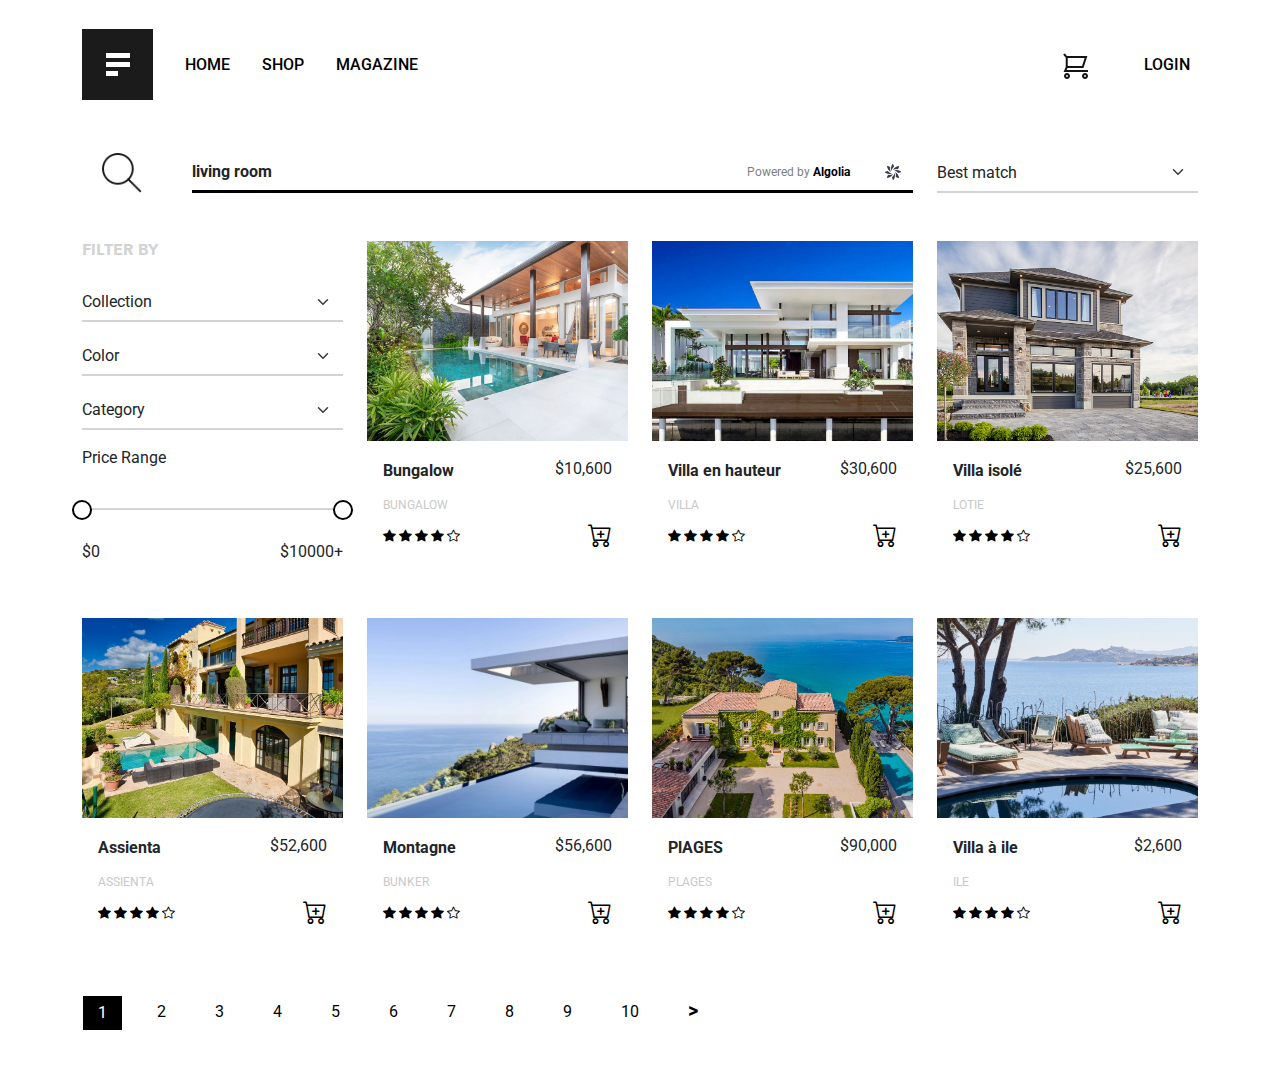
<file: my_shop/index.html>
<!DOCTYPE html>
<html lang="en">
<head>
    <meta charset="UTF-8">
    <meta name="viewport" content="width=device-width, initial-scale=1.0">
    <meta name="description" content="Explore our responsive e-commerce page featuring a variety of high-quality products for your home.">
    <meta name="keywords" content="e-commerce, shop, home products, furniture, living room, bedroom, online shopping">
    <meta name="author" content="Team_Wave">
    <title>E-commerce Team Wave</title>
    <link href="https://cdn.jsdelivr.net/npm/bootstrap@5.3.0/dist/css/bootstrap.min.css" rel="stylesheet">
    <link href="https://fonts.googleapis.com/css2?family=Roboto:wght@400;500;700&display=swap" rel="stylesheet">
    <link href="https://cdn.jsdelivr.net/npm/bootstrap-icons/font/bootstrap-icons.css" rel="stylesheet">
    <link rel="stylesheet" href="styles.css">
    <link rel="icon" type="image/vnd.icon" href="Assets/favicon_1.ico">
</head>
<body>
    <header class="bg-White p-3 mb-4">
        <div class="container">
            <nav class="navbar navbar-expand-lg navbar-White bg-White">
                <a class="navbar-brand fw-bold" href="#">
                    <img src="Assets/Logo.png" alt="Logo" class="me-2">
                </a>
                <ul class="navbar-nav">
                <li class="nav-item p-2 d-md-none">
                    <a href="Login.html"><img src="Assets/Cart_Button.png" alt="Cart_Button"></a>
                </li>
                 </ul>
                 <button class="navbar-toggler" type="button" data-bs-toggle="collapse" data-bs-target="#navbarNav" aria-controls="navbarNav" aria-expanded="false" aria-label="Toggle navigation">
                    <span class="navbar-toggler-icon"></span>
                </button>
                <div class="collapse navbar-collapse" id="navbarNav">
                    <ul class="navbar-nav me-auto">
                        <li class="nav-item me-3">
                            <a class="nav-link" href="#">HOME</a>
                        </li>
                        <li class="nav-item me-3">
                            <a class="nav-link" href="#">SHOP</a>
                        </li>
                        <li class="nav-item">
                            <a class="nav-link" href="#">MAGAZINE</a>
                        </li>
                    </ul>
                    <ul class="navbar-nav">
                        <li class="nav-item d-none d-md-block me-5 mt-2">
                            <a href="Signup.html"> <img src="Assets/Cart_Button.png" alt="Cart_Button"></a>
                        </li>
                        <li class="nav-item center">
                            <a class="nav-link" href="Login.html">LOGIN</a>
                        </li>
                    </ul>
                </div>
            </nav>
        </div>
    </header>
    <div class="container mb-4">
        <div class="row">
            <div class="col-md-8 w-75 d-none d-sm-none d-md-block">
                <div class="search-container">
                    <div class=" d-flex align-items-center">
                        <img src="Assets/Search.png" alt="Second Logo" class="secondary-logo">
                    </div>
                    <div class="input-group">
                        <input type="text" class="form-control border-0 px-0 fw-bold" placeholder="Search for products..."  value="living room">
                        <span class="input-group-text border-0">
                            <span>Powered by <b class="Algo">Algolia</b></span>
                            <i><img src="Assets/Sajari_Logo.png" alt=""></i> 
                        </span>
                    </div>
                </div>
            </div>
            <!-- Barre de recherche sur petits écrans -->
            <div class="col-12 w-100 d-block d-sm-bloc d-md-none">
                <div class="search-container">
                    <div class=" d-flex align-items-center">
                        <img src="Assets/Search.png" alt="Second Logo" class="secondary-logo">
                    </div>
                    <div class="input-group">
                        <input type="text" class="form-control border-0 px-0 fw-bold" placeholder="Search for products..."  value="living room">
                        <span class="input-group-text border-0">
                            <span>Powered by <b class="Algo">Algolia</b></span>
                            <i><img src="Assets/Sajari_Logo.png" alt=""></i> 
                        </span>
                    </div>
                </div>
            </div>
            <!-- Powered sur petits écrans -->
            <div class="input-group-text-sm d-md-none text-end mt-2">
                <span>Powered by <b class="Algo">Algolia</b></span>
                <i><img src="Assets/Sajari_Logo.png" alt=""></i>
            </div>
            <div class="col-md-4 d-none d-md-block w-25" id="BlocMath">
                <select class="form-select px-0 pt-2" id="BestMatch">
                    <option >Best match</option>
                    <option>Price: Low to High</option>
                    <option>Price: High to Low</option>
                </select>
            </div>
            <!-- Best pour les petits ecrans -->
            <div class="col-12 d-md-none mt-4">
                <select class="mobileFilterSelect form-select px-0">
                    <option selected>Best match</option>
                    <option>Price: Low to High</option>
                    <option>Price: High to Low</option>
                </select>
            </div>
        </div>
    </div>


<div class="container mb-4 mt-5">
    <div class="row">
        <div class="col-md-3 filters-desktop">
            <h6 class="desktop-filter-title mb-4">FILTER BY</h6>
            <div class="filter-item">
                <select class="Filter_element form-select px-0">
                    <option>Collection</option>
                    <option>Living Room</option>
                    <option>Bedroom</option>
                </select>
            </div>
            <div class="filter-item mt-3">
                <select class="Filter_element form-select px-0" >
                    <option>Color</option>
                    <option>Red</option>
                    <option>Blue</option>
                </select>
            </div>
            <div class="filter-item mt-3">
                <select class="Filter_element form-select px-0">
                    <option>Category</option>
                    <option>Sofas</option>
                    <option>Tables</option>
                </select>
            </div>
            <div class=" mt-3">
                <label class="form-label">Price Range</label>
                <div class="range-slider" id="slider">
                    <div class="thumb" id="thumbMin"></div>
                    <div class="thumb" id="thumbMax"></div>
                    <div class="range" id="range"></div>
                </div>
                <div class="price-labels">
                    <span id="priceMinLabel">$0</span>
                    <span id="priceMaxLabel">$10,000+</span>
                </div>
            </div>
            </div>
        <div class="col-12 d-md-none mb-4">
            <select class="mobileFilterSelect form-select px-0">
                <option selected>Filters</option>
                <option>Collection</option>
                <option>Color</option>
                <option>Category</option>
                <option>Price Range</option>
            </select>
        </div>

        <div class="col-md-9">
            <div class="row row-cols-1 row-cols-sm-2 row-cols-md-3 g-4 mb-2">
              
                <div class="col-md-4 mb-4">
                    <div class="card product-card border-0">
                        <img src="Assets/bungalow.jpg" alt="Bungalow_clean" class="card-img-top">
                        <div class="card-body d-flex flex-column">
                         
                            <div class="d-flex justify-content-between align-items-center ">
                                <h5 class="product-title mb-0">Bungalow</h5>
                                <span class="price">$10,600</span>
                            </div>
                            <p class="product-category mb-1">BUNGALOW</p>
                            <div>
                                <div class="d-flex justify-content-between align-items-center mt-auto">
                                    <div class="star-rating" data-rating="0">
                                        <i class="bi bi-star-fill" data-value="1"></i>
                                        <i class="bi bi-star-fill" data-value="2"></i>
                                        <i class="bi bi-star-fill" data-value="3"></i>
                                        <i class="bi bi-star-fill" data-value="4"></i>
                                        <i class="bi bi-star" data-value="5"></i>
                                    </div>
                                    <div>
                                        <i class="bi bi-cart-plus cart-icon">
                                            <a class="nav-link" href="Signup.html"></a>
                                        </i>
                                    </div>
                                </div>
                            </div>  
                        </div>
                    </div>
                </div>
                <div class="col-md-4 mb-4">
                    <div class="card  product-card border-0">
                        <img src="Assets/villa_hauteur.jpg" alt="Villa_en_hauteur" class="card-img-top">
                        <div class="card-body d-flex flex-column">
                            <div class="d-flex justify-content-between align-items-center">
                                <h5 class="product-title mb-0">Villa en hauteur</h5>
                                <span class="price">$30,600</span>
                            </div>
                            <div>
                                <p class="product-category mb-1">VILLA</p>
                                <div class="d-flex justify-content-between align-items-center mt-auto">
                                    <div class="star-rating" data-rating="0">
                                        <i class="bi bi-star-fill" data-value="1"></i>
                                        <i class="bi bi-star-fill" data-value="2"></i>
                                        <i class="bi bi-star-fill" data-value="3"></i>
                                        <i class="bi bi-star-fill" data-value="4"></i>
                                        <i class="bi bi-star" data-value="5"></i>
                                    </div>
                                    <div>
                                        <i class="bi bi-cart-plus cart-icon"></i>
                                    </div>
                                </div>
                            </div>
                        </div>
                    </div>
                </div>
                <div class="col-md-4 mb-4">
                    <div class="card  product-card border-0">
                        <img src="Assets/villa_en_route.jpg" alt="Villa_au_bord" class="card-img-top">
                        <div class="card-body d-flex flex-column">
                            <div class="d-flex justify-content-between align-items-center">
                                <h5 class="product-title mb-0">Villa isolé</h5>
                                <span class="price">$25,600</span>
                            </div>
                            <div>
                                <p class="product-category mb-1">LOTIE</p>
                                <div class="d-flex justify-content-between align-items-center mt-auto">
                                    <div class="star-rating" data-rating="0">
                                        <i class="bi bi-star-fill" data-value="1"></i>
                                        <i class="bi bi-star-fill" data-value="2"></i>
                                        <i class="bi bi-star-fill" data-value="3"></i>
                                        <i class="bi bi-star-fill" data-value="4"></i>
                                        <i class="bi bi-star" data-value="5"></i>
                                    </div>
                                    <div>
                                        <i class="bi bi-cart-plus cart-icon"></i>
                                    </div>
                                </div>
                            </div>
                        </div>
                    </div>
                </div>
            </div>
        </div>
        <div class="col-md-13 mt-3">
            <div class="row row-cols-1 row-cols-sm-2 row-cols-md-4 g-4">
                <div class="col">
                    <div class="card  product-card border-0">
                        <img src="Assets/villa_mer.jpg" alt="Villa_en_mer" class="card-img-top">
                        <div class="card-body d-flex flex-column">
                            <div class="d-flex justify-content-between align-items-center">
                                <h5 class="product-title mb-0">Assienta</h5>
                                <span class="price">$52,600</span>
                            </div>
                            <div>
                                <p class="product-category mb-1">ASSIENTA</p>
                                <div class="d-flex justify-content-between align-items-center mt-auto">
                                    <div class="star-rating" data-rating="0">
                                        <i class="bi bi-star-fill" data-value="1"></i>
                                        <i class="bi bi-star-fill" data-value="2"></i>
                                        <i class="bi bi-star-fill" data-value="3"></i>
                                        <i class="bi bi-star-fill" data-value="4"></i>
                                        <i class="bi bi-star" data-value="5"></i>
                                    </div>
                                    <div>
                                        <i class="bi bi-cart-plus cart-icon"></i>
                                    </div>
                                </div>
                            </div>
                        </div>
                    </div>
                </div>
                <div class="col">
                    <div class="card  product-card border-0">
                        <img src="Assets/villa_montagne.jpg" alt="Au_dessus_dune" class="card-img-top">
                        <div class="card-body d-flex flex-column">
                            <div class="d-flex justify-content-between align-items-center">
                                <h5 class="product-title mb-0">Montagne</h5>
                                <span class="price">$56,600</span>
                            </div>
                            <div>
                                <p class="product-category mb-1">BUNKER</p>
                                <div class="d-flex justify-content-between align-items-center mt-auto">
                                    <div class="star-rating" data-rating="0">
                                        <i class="bi bi-star-fill" data-value="1"></i>
                                        <i class="bi bi-star-fill" data-value="2"></i>
                                        <i class="bi bi-star-fill" data-value="3"></i>
                                        <i class="bi bi-star-fill" data-value="4"></i>
                                        <i class="bi bi-star" data-value="5"></i>
                                    </div>
                                    <div>
                                        <i class="bi bi-cart-plus cart-icon"></i>
                                    </div>
                                </div>
                            </div>                           
                        </div>
                    </div>
                </div>
                <div class="col">
                    <div class="card  product-card border-0">
                        <img src="Assets/villa_plage.jpg" alt="Villa_plage" class="card-img-top">
                        <div class="card-body d-flex flex-column">
                            <div class="d-flex justify-content-between align-items-center">
                                <h5 class="product-title mb-0">PlAGES</h5>
                                <span class="price">$90,000</span>
                            </div>
                            <div>
                                <p class="product-category mb-1">PLAGES</p>
                                <div class="d-flex justify-content-between align-items-center mt-auto">
                                    <div class="star-rating" data-rating="0">
                                        <i class="bi bi-star-fill" data-value="1"></i>
                                        <i class="bi bi-star-fill" data-value="2"></i>
                                        <i class="bi bi-star-fill" data-value="3"></i>
                                        <i class="bi bi-star-fill" data-value="4"></i>
                                        <i class="bi bi-star" data-value="5"></i>
                                    </div>
                                    <div>
                                        <i class="bi bi-cart-plus cart-icon"></i>
                                    </div>
                                </div>
                            </div>
                        </div>
                    </div>
                </div>
                <div class="col">
                    <div class="card  product-card border-0">
                        <img src="Assets/villa_sur_ile.jpg" alt="Villa_ile" class="card-img-top">
                        <div class="card-body d-flex flex-column">
                            <div class="d-flex justify-content-between align-items-center">
                                <h5 class="product-title mb-0">Villa à ile</h5>
                                <span class="price">$2,600</span>
                            </div>
                            <div>
                                <p class="product-category mb-1">ILE</p>
                                <div class="d-flex justify-content-between align-items-center mt-auto">
                                    <div class="star-rating" data-rating="0">
                                        <i class="bi bi-star-fill" data-value="1"></i>
                                        <i class="bi bi-star-fill" data-value="2"></i>
                                        <i class="bi bi-star-fill" data-value="3"></i>
                                        <i class="bi bi-star-fill" data-value="4"></i>
                                        <i class="bi bi-star" data-value="5"></i>
                                    </div>
                                    <div>
                                        <i class="bi bi-cart-plus cart-icon"></i>
                                    </div>
                                </div>
                            </div>                         
                        </div>
                    </div>
                </div>
            </div>
        </div>
    </div>
</div>

<div class="container d-flex justify-content-left my-5">
    <nav>
        <ul class="pagination">
            <li class="page-item active"><a class="page-link" href="#">1</a></li>
            <li class="page-item"><a class="page-link" href="#">2</a></li>
            <li class="page-item"><a class="page-link" href="#">3</a></li>
            <li class="page-item"><a class="page-link" href="#">4</a></li>
            <li class="page-item"><a class="page-link" href="#">5</a></li>
            <li class="page-item"><a class="page-link" href="#">6</a></li>
            <li class="page-item"><a class="page-link" href="#">7</a></li>
            <li class="page-item"><a class="page-link" href="#">8</a></li>
            <li class="page-item"><a class="page-link" href="#">9</a></li>
            <li class="page-item"><a class="page-link" href="#">10</a></li>
            <li class="page-item"><a class="page-link" href="#">&#62;</a></li>
        </ul>
    </nav>
</div>


<script src="https://cdn.jsdelivr.net/npm/bootstrap@5.3.0/dist/js/bootstrap.bundle.min.js"></script>
<SCript src="scripts.js"></SCript>
</body>
</html>
</file>
<file: my_shop/styles.css>
/* Base et typographie */
@font-face {
    font-family: 'Avenir';
    src: url('Assets/Fonts/AvenirLTStd-Black.otf') format('opentype');
    src: url('Assets/Fonts/Avenir-Black.ttf') format('truetype');
    src: url('Assets/Fonts/Avenir-Black.woff') format('woff');
    src: url('Assets/Fonts/Avenir-Black.woff2') format('woff2');
}
body {
    font-family: 'Roboto', sans-serif;
}

h1, h2, h3, h5.nav-link {
    font-family: 'Avenir', sans-serif;
    color: black;
}

h6{
    font-family: 'Avenir',sans-serif;
    color: #d7d5d5;
}
.navbar-nav .nav-item.d-none.d-md-block.me-5:hover {
     transform: scale(1.1);

}
.navbar-nav .nav-link:hover {
    color: #fff;
    background-color: #000000;
}
/*les formualaire*/
.signup-page {
    display: flex;
    justify-content: center;
    align-items: center;
    height: 100vh;
    width: 100%;
    margin: 0;
}

.signup-page .container {
    display: flex;
    justify-content: center;
    align-items: center;
    width: 100%;
}

.signup-page .container form {
    width: 100%;
    max-width: 500px;
    padding: 30px;
    border: 1px solid #ccc;
    border-radius: 8px;
    background-color: white;
    box-shadow: 0 4px 10px rgba(0, 0, 0, 0.1);
    text-align: center;
    /* Retirer margin-left: 200px; */
}

.signup-page h2 {
    font-size: 2rem;
    color: #333;
    text-align: center;
    margin-bottom: 20px;
}

.signup-page button {
    width: 100%;
    padding: 10px;
    font-size: 1rem;
    background-color: #000;
    color: white;
    border: none;
    border-radius: 5px;
    transition: background-color 0.3s ease;
}

.signup-page button:hover {
    background-color: #444;
}


/*Cartes des produit*/

.product-card {
    display: flex;
    flex-direction: column;
    border: none;
    overflow: hidden;
    text-align: center;
    transition: transform 0.3s ease;
    padding: 0;
    background-color: #fff;
    border-radius: 0;
}

.product-card:hover {
    transform: scale(1.05); 
    box-shadow: 0px 4px 10px rgba(0, 0, 0, 0.2);
}

/* Image */
.product-card img {
    object-fit: cover;
    height: 200px;
    border-radius: 0;
}

/* Titre du produit */
.product-title {
    font-weight: bold;
    margin: 10px 0 5px;
    font-size: 1rem;
    text-align:start;
    margin-top: -12px;
}

/* Catégorie */
.product-category {
    color: rgb(238, 233, 233);
    text-transform: uppercase;
    font-size: 0.9rem;
    margin-bottom: 15px;
    text-align: left;
    
}

/* Étoiles */
.star-rating {
    color: black;
    font-size: 0.8rem;
}

/* Prix */
.price {
    font-size: 1rem;
    margin-bottom: 15px;
}

/* Icône Panier */
.cart-icon {
    font-size: 1.5rem;
    cursor: pointer;
    color: black;
}

/*Détails du produit*/
.details {
    padding: 10px;
}

/* Modifications responsive */
@media (max-width: 768px) {
    .product-card {
        flex-direction: column;
        text-align: center;
    }

    .product-card img {
        height: 250px;
    }
    
    .price {
        font-size: 1rem;
    }
    
    .star-rating {
        font-size: 1.2rem;
    }
}



.btn-outline-dark {
    border: 2px solid black;
    padding: 6px 12px;
    background-color: transparent;
}

/*Filtres*/

.range-slider {
    position: relative;
    height: 2px;
    background-color: #d3d3d3;
    border-radius: 5px;
    margin: 30px 0;
    width: 100%; 
    max-width: 100%;
}

.range-slider .thumb {
    position: absolute;
    top: -8px;
    width: 20px;
    height: 20px;
    background-color: #fff;
    border: 2px solid black;
    border-radius: 50%;
    cursor: pointer;
    transform: translateX(-50%);
    z-index: 2;
}


.range-slider .range {  
    position: absolute;
    height: 1px;
    background-color: #d3d3d3;
    z-index: 1;
}

.price-labels {
    display: flex;
    justify-content: space-between;
    font-size: 1rem;
}

.price-values {
    text-align: center;
    font-weight: bold;
}


/*Pagination */
.pagination {
    display: flex;
    justify-content: flex-start; 
    margin: 0;
}

.pagination .page-item .page-link {
    color: black;
    background-color: transparent;
    border: none;
    margin-right: 5px;
    padding: 5px 15px;
    transition: all 0.3s ease;
}

.pagination .page-item .page-link:hover {
    background-color: transparent;
}
.pagination .page-item {
    margin-right: 15px;
}

.pagination .page-item.active .page-link {
    background-color: black; 
    color: white; 
    border-radius: 0; 
    border: 1px solid ; 
}

/*chevron ">"*/
.pagination .page-item:last-child .page-link {
    font-size: 20px;
    font-weight: bold;
    margin-top: -5PX;
}


/* Pagination mobile*/
@media (max-width: 768px) {
    .pagination {
        justify-content: flex-start;
    }

    .pagination .page-item:nth-child(n+5):nth-child(-n+10) {
        display: none; 
    }

    .pagination .page-item:last-child {
        display: block;
    }
}

/* Pagination grand ecran */
@media (min-width: 769px) {
    .pagination .page-item:nth-child(n+11) {
        display: block;
    }
}

/*Zone de recherche */
.search-container {
    display: flex;
    align-items: center;
}

.search-container .secondary-logo {
    margin-right: 50px;
    margin-left: 20px;
    width: 40px; 
    height: auto;
}

/* beacoup de Formulaire */
select, .form-select, .search-container input[type="text"] {
    box-shadow: none;
}

select, .form-select {
    border-top: none;
    border-left: none;
    border-right: none;
    border-bottom: 3px solid #ddd;
    text-align: left;
}

.input-group {
    width: 100%;
    display: flex;
    position: relative;
}

.search-container input[type="text"] {
    flex-grow: 1; 
    border: none;
    border-bottom: 3px solid black; 
    resize: horizontal;
    transition: width 0.3s ease;
}

.input-group-text {
    display: flex;
    align-items: center;
    padding-left: 10px;
    border: none;
    border-bottom: 3px solid black;
    background: transparent;
}

.input-group-text span {
    margin-right: 5px;
    font-size: 12px;
    color: gray;
    margin-right: 35px;
}


/*Responsive Design*/
@media (max-width: 768px) {
    .row-cols-md-3 {
        grid-template-columns: repeat(2, 1fr) !important;
    }
}

@media (max-width: 576px) {
    .row-cols-md-3 {
        grid-template-columns: repeat(1, 1fr) !important;
    }
}

/* Mode mobile uniquement */
@media (max-width: 767.98px) {
    .mobile-cart {
        margin-left: auto; 
        margin-right: 100px;
        display: flex;
        align-items: center; 
    }
    .navbar-toggler {
        border: none;
        margin-top: 0;
        margin-bottom: 0;
        padding: 0.5rem;
    }
    body {
        margin-top: 0; 
    }
    .navbar {
        margin: 0; 
        padding: 0; 
        top: 0; 
        left: 0; 
        right: 0; 
        position: fixed; 
        z-index: 1050; 
        background-color: white;
    }
    .search-container {
        flex-wrap: nowrap; 
        margin-top: 53px;
    }
    .input-group {
        width: 100%;
        display: flex;
        position: relative;
        margin-left: -12px;
    }
    
    .navbar-nav .nav-item.p-2.d-md-none {
        margin-right: -70px;
    }

    .navbar-toggler {
        margin-left: -20px;
    }

    .mobile-cart .btn {
        padding: 5px 10px; 
        font-size: 14px; 
    }

    .filters-desktop {
        display: none;
    }

    .d-md-none {
        display: block;
    }
}

@media (max-width: 768px) {
    .product-card {
        flex-direction: column;
        text-align: center;
    }
    .search-container .secondary-logo {
        margin-right: 50px;
        margin-left: 12px;
        width: 32px;
        height: auto;
    }

    .img-container {
        height: 250px;
    }

    .price-and-cart {
        justify-content: center;
    }

    .price {
        text-align: center;
    }

   
    .details, .price-and-cart {
        padding-left: 10px;
        padding-right: 10px;
    }

    .input-group-text {
        display: none; 
    }

    .input-group-text span {
        font-size: 14px; 
        color: black; 
    }

    .input-group-text i {
        font-size: 18px; 
        color: black;
    }

    .search-container input[type="text"] {
        padding-left: 5px;
    }
}

.filters-desktop select {
    width: 100%;
}

/*Modification Aziz*/
.input-group{
    border-bottom: black 3px solid;
}
#BestMatch{
    border-radius: 0;
    border-bottom: #d3d3d3 2px solid;
}
.mobileFilterSelect{
    border-radius: 0;
}
.Filter_element{
    border-radius: 0;
    border-bottom: #d3d3d3 2px solid;
}
#Filter_element{
    border-radius: 0;
    border-bottom: #d3d3d3 2px solid;
}
#navbarNav{
    font-weight: 500;
}
.desktop-filter-title{
    font-weight: 500;
    color: #d3d3d3;
}
.Algo{
    color: black;
}
.nav-item a{
    color: black;
}
.product-category{
    font-size: 12px;
    color: #c9c9c8;
    font-weight:400;
}
</file>
